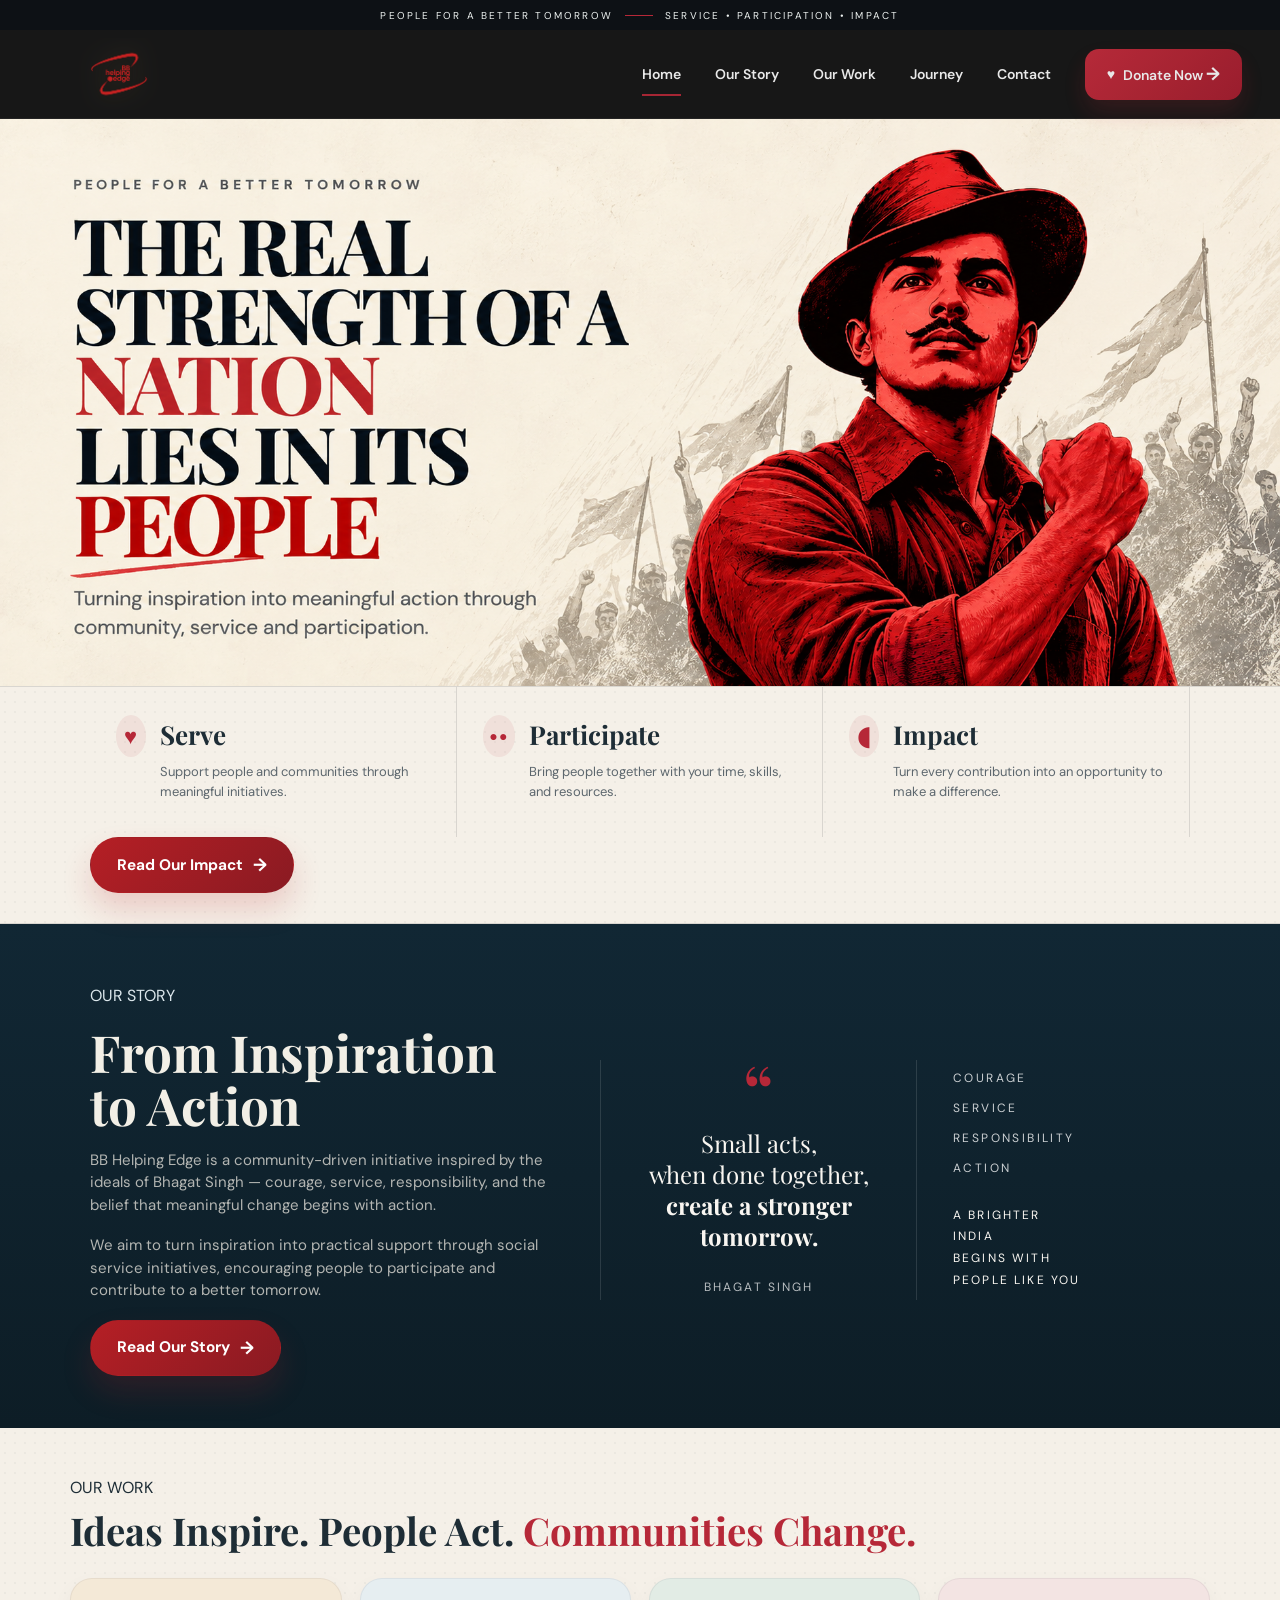
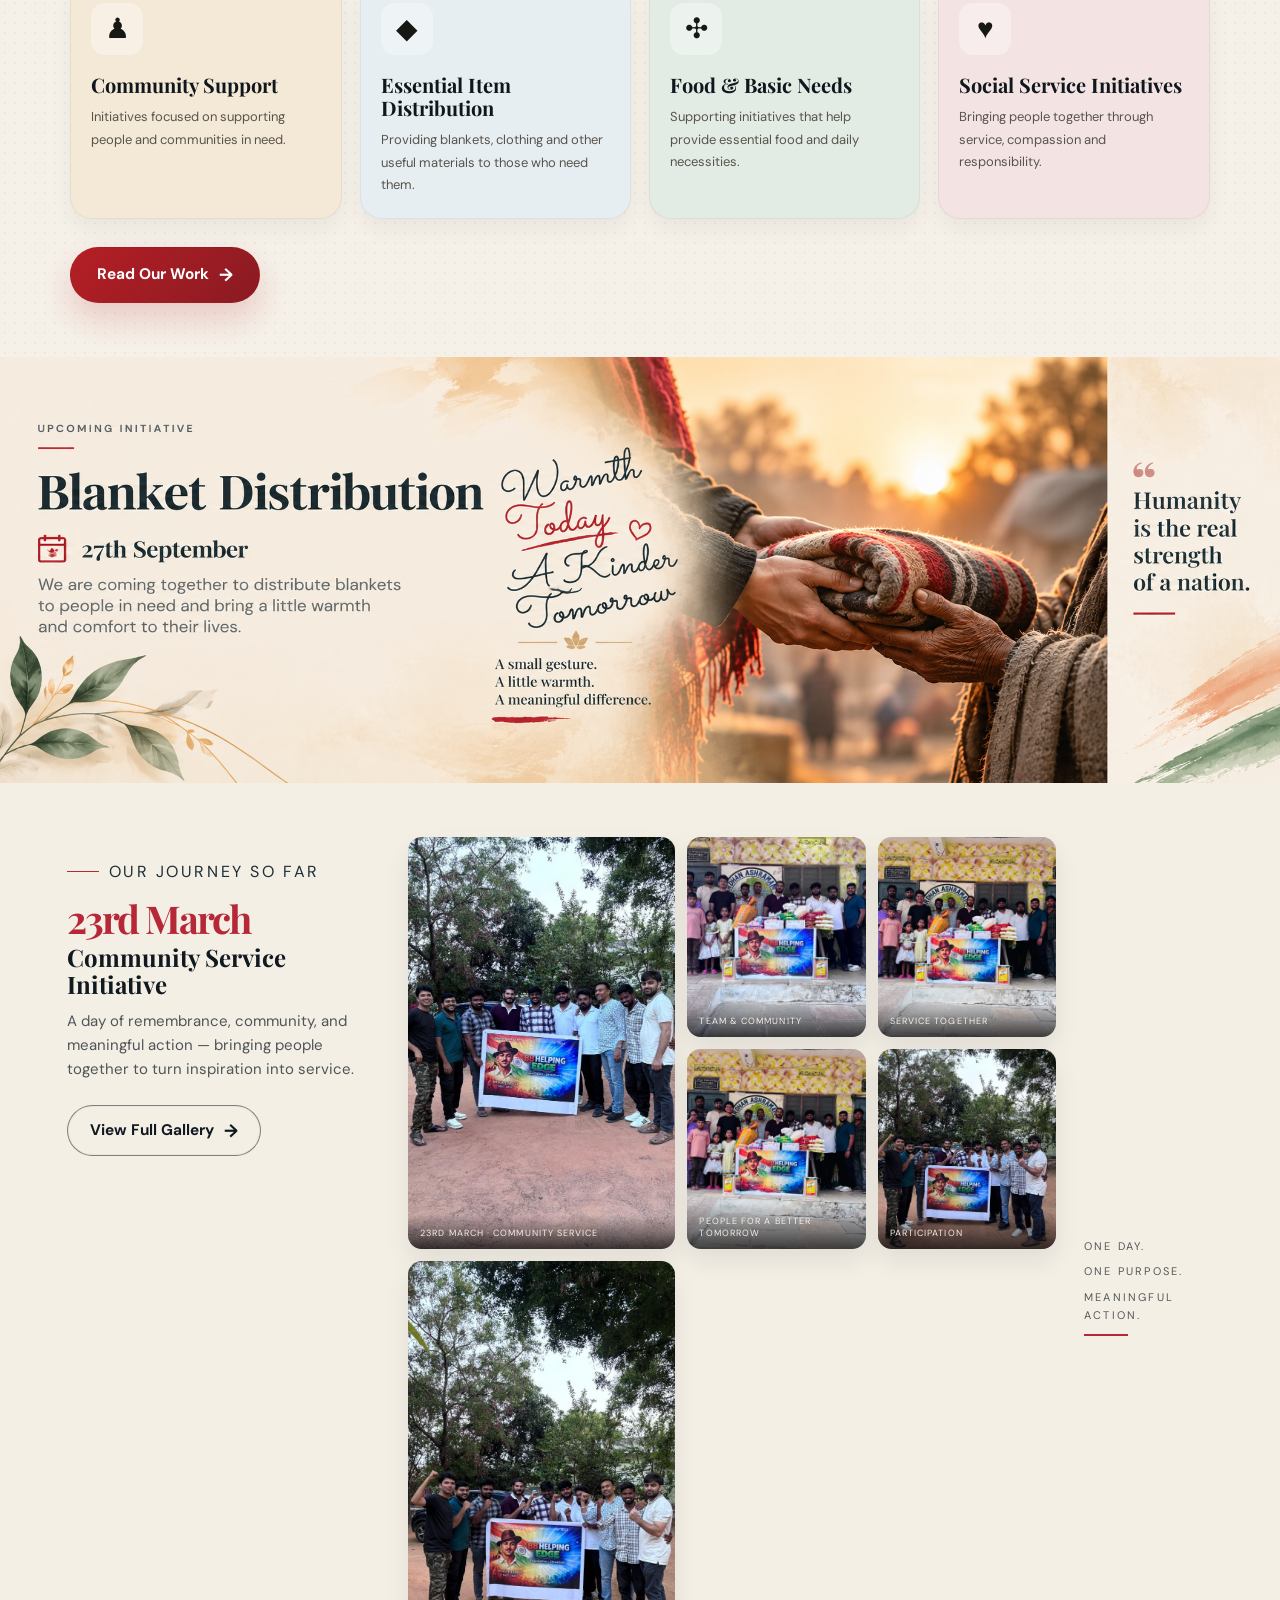
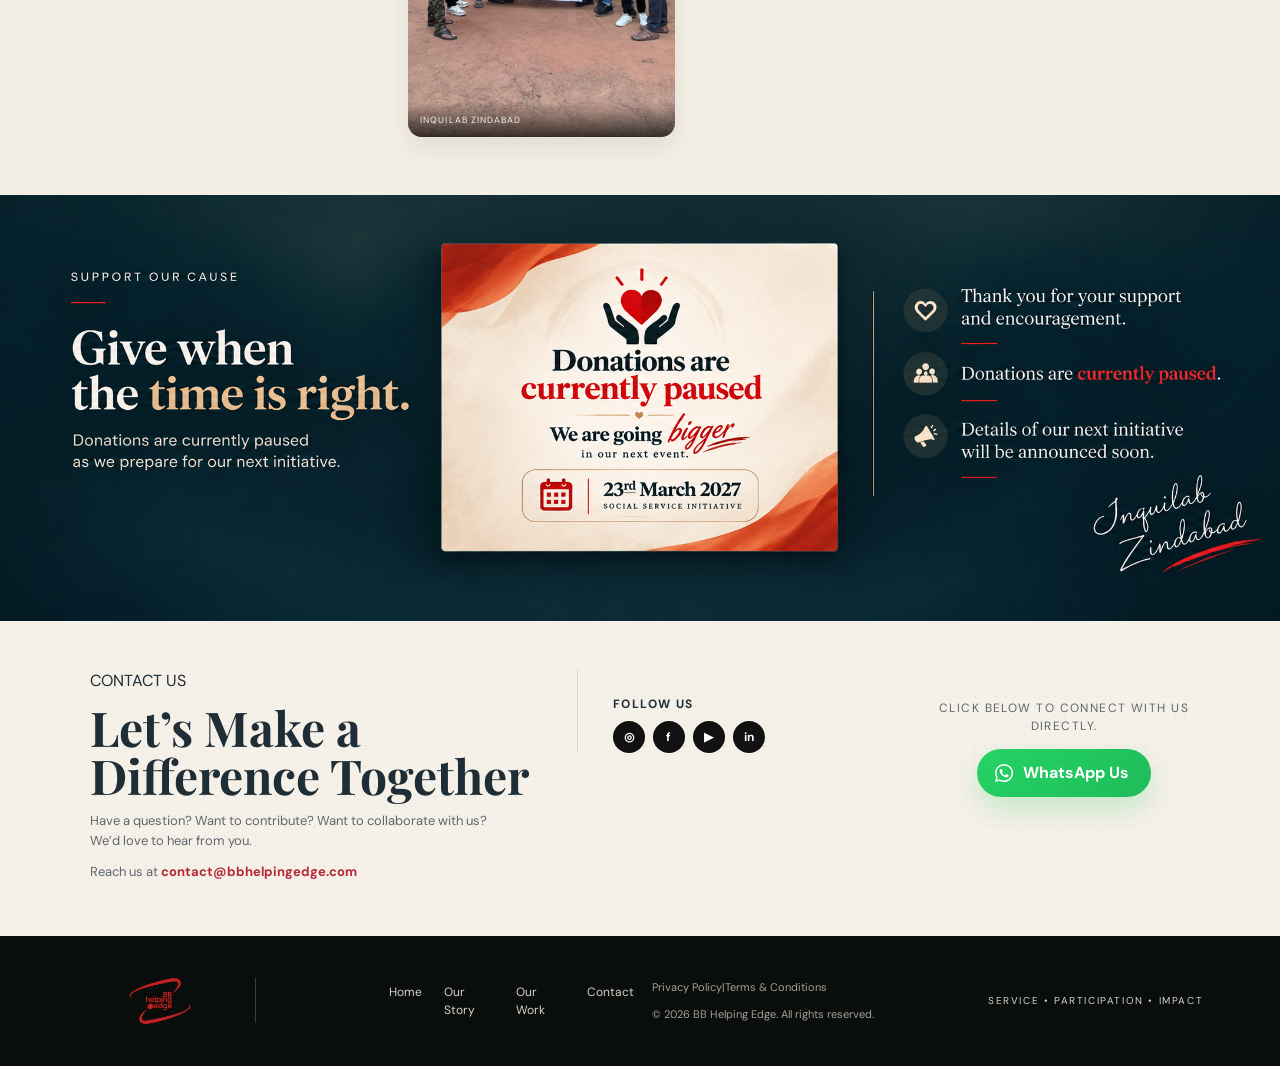
<file: index.html>
<!doctype html>
<html lang="en">
<head>
  <meta charset="utf-8">
  <meta name="viewport" content="width=device-width,initial-scale=1">
  <meta name="description" content="BB Helping Edge — turning inspiration into meaningful community service through participation and action.">
  <meta name="theme-color" content="#0d1210">
  <title>BB Helping Edge | From Inspiration to Action</title>
  <link rel="icon" href="assets/logo.png">
  <link rel="preconnect" href="https://fonts.googleapis.com">
  <link rel="preconnect" href="https://fonts.gstatic.com" crossorigin>
  <link href="https://fonts.googleapis.com/css2?family=DM+Sans:wght@400;500;600;700&family=Playfair+Display:wght@600;700;800&family=Sacramento&display=swap" rel="stylesheet">
  <link rel="stylesheet" href="styles.css">
</head>
<body>
  <div class="announcement">PEOPLE FOR A BETTER TOMORROW <span></span> SERVICE • PARTICIPATION • IMPACT</div>

  <header class="site-header" id="top">
    <div class="nav-shell">
      <a class="brand" href="#home" aria-label="BB Helping Edge home">
        <img src="assets/logo.png" alt="BB Helping Edge logo">
      </a>
      <button class="menu-toggle" aria-label="Open navigation" aria-expanded="false">☰</button>
      <nav class="nav" id="site-nav">
        <a class="active" href="#home">Home</a>
        <a href="#story">Our Story</a>
        <a href="#work">Our Work</a>
        <a href="#journey">Journey</a>
        <a href="#contact">Contact</a>
        <a class="nav-donate" href="#donate">Donate Now <b>→</b></a>
      </nav>
    </div>
  </header>

  <main>
    <section class="hero section-paper" id="home" aria-label="BB Helping Edge hero image">
      <img
        class="hero-artwork"
        src="assets/BBHeroimage.png"
        alt="BB Helping Edge — The real strength of a nation lies in its people."
        loading="eager"
        decoding="async"
        fetchpriority="high"
      >
    </section>

    <section class="pillars section-paper">
      <article><div class="pillar-icon">♥</div><div><h3>Serve</h3><p>Support people and communities through meaningful initiatives.</p></div></article>
      <article><div class="pillar-icon people">●●</div><div><h3>Participate</h3><p>Bring people together with your time, skills, and resources.</p></div></article>
      <article><div class="pillar-icon leaf">◖</div><div><h3>Impact</h3><p>Turn every contribution into an opportunity to make a difference.</p></div></article>
      <div class="section-action"><a class="btn btn-red" href="impact.html">Read Our Impact <span>→</span></a></div>
    </section>

    <section class="story dark-section" id="story">
      <div class="story-copy">
        <div class="eyebrow light">OUR STORY</div>
        <h2>From Inspiration<br>to Action</h2>
        <p>BB Helping Edge is a community-driven initiative inspired by the ideals of Bhagat Singh — courage, service, responsibility, and the belief that meaningful change begins with action.</p>
        <p>We aim to turn inspiration into practical support through social service initiatives, encouraging people to participate and contribute to a better tomorrow.</p>
        <a class="btn btn-red" href="story.html">Read Our Story <span>→</span></a>
      </div>
      <div class="story-middle"><div class="quote-mark">“</div><blockquote>Small acts,<br>when done together,<br><b>create a stronger<br>tomorrow.</b></blockquote><div class="signature">Bhagat Singh</div></div>
      <div class="story-side"><span>COURAGE</span><span>SERVICE</span><span>RESPONSIBILITY</span><span>ACTION</span><div class="book">A BRIGHTER<br>INDIA<br>BEGINS WITH<br>PEOPLE LIKE YOU</div></div>
    </section>

    <section class="work section-paper" id="work">
      <div class="section-heading"><div class="eyebrow">OUR WORK</div><h2>Ideas Inspire. People Act. <em>Communities Change.</em></h2><i></i></div>
      <div class="work-grid">
        <article class="work-card warm"><div class="work-icon">♟</div><h3>Community Support</h3><p>Initiatives focused on supporting people and communities in need.</p></article>
        <article class="work-card blue"><div class="work-icon">◆</div><h3>Essential Item Distribution</h3><p>Providing blankets, clothing and other useful materials to those who need them.</p></article>
        <article class="work-card green"><div class="work-icon">✣</div><h3>Food &amp; Basic Needs</h3><p>Supporting initiatives that help provide essential food and daily necessities.</p></article>
        <article class="work-card rose"><div class="work-icon">♥</div><h3>Social Service Initiatives</h3><p>Bringing people together through service, compassion and responsibility.</p></article>
      </div>
      <div class="section-action"><a class="btn btn-red" href="work.html">Read Our Work <span>→</span></a></div>
    </section>

    <section class="upcoming section-paper">
      <div class="upcoming-visual">
        <img src="assets/upcoming-initiative.png" alt="BB Helping Edge Blanket Distribution initiative">
      </div>
    </section>

    <section class="journey section-paper" id="journey">
      <div class="journey-copy">
        <div class="eyebrow journey-label">OUR JOURNEY SO FAR</div>
        <h2>23rd March</h2>
        <h3>Community Service Initiative</h3>
        <p>A day of remembrance, community, and meaningful action — bringing people together to turn inspiration into service.</p>
        <a class="btn btn-outline red-text" href="#gallery">View Full Gallery <span>→</span></a>
      </div>

      <div class="photo-mosaic" id="gallery">
        <figure class="large photo-card">
          <img src="assets/event-01.jpg" alt="BB Helping Edge team and community during the 23rd March initiative">
          <figcaption>23RD MARCH · COMMUNITY SERVICE</figcaption>
        </figure>
        <figure class="photo-card">
          <img src="assets/event-02.jpg" alt="BB Helping Edge team and community standing together">
          <figcaption>TEAM &amp; COMMUNITY</figcaption>
        </figure>
        <figure class="photo-card">
          <img src="assets/event-03.jpg" alt="BB Helping Edge volunteers supporting the community">
          <figcaption>SERVICE TOGETHER</figcaption>
        </figure>
        <figure class="photo-card">
          <img src="assets/event-04.jpg" alt="BB Helping Edge group photo for people for a better tomorrow">
          <figcaption>PEOPLE FOR A BETTER TOMORROW</figcaption>
        </figure>
        <figure class="photo-card">
          <img src="assets/event-05.jpg" alt="BB Helping Edge volunteers participating in community support work">
          <figcaption>PARTICIPATION</figcaption>
        </figure>
        <figure class="photo-card">
          <img src="assets/event-06.jpg" alt="BB Helping Edge team holding their banner during the initiative">
          <figcaption>INQUILAB ZINDABAD</figcaption>
        </figure>
      </div>

      <div class="journey-note" aria-label="Editorial statement">
        <span>ONE DAY.</span>
        <span>ONE PURPOSE.</span>
        <span>MEANINGFUL ACTION.</span>
        <i></i>
      </div>
    </section>

    <section class="donate dark-section support-visual" id="donate">
      <img src="assets/support-out-cause.png" alt="Support our cause illustration">
    </section>

    <section class="contact section-paper" id="contact">
      <div class="contact-copy"><div class="eyebrow">CONTACT US</div><h2>Let’s Make a<br>Difference Together</h2><p>Have a question? Want to contribute? Want to collaborate with us?<br>We’d love to hear from you.</p><p class="contact-email">Reach us at <a href="mailto:contact@bbhelpingedge.com">contact@bbhelpingedge.com</a></p></div>
      <div class="contact-details"><div class="socials"><b>Follow Us</b><div><a href="#" aria-label="Instagram">◎</a><a href="#" aria-label="Facebook">f</a><a href="#" aria-label="YouTube">▶</a><a href="#" aria-label="LinkedIn">in</a></div></div></div>
      <div class="contact-side-actions">
        <div class="contact-actions">
          <p class="whatsapp-intro">Click below to connect with us directly.</p>
          <a id="whatsappLink" class="whatsapp-btn" href="https://wa.me/919705813391?text=Hello%20BB%20Helping%20Edge%2C%20I%20want%20to%20know%20more%20about%20your%20work." target="_blank" rel="noreferrer" aria-label="Chat on WhatsApp">WhatsApp Us</a>
        </div>
      </div>
    </section>
  </main>

  <footer class="footer">
    <div class="footer-brand"><img src="assets/logo.png" alt="BB Helping Edge"><span></span></div>
    <div class="footer-links"><a href="#home">Home</a><a href="#story">Our Story</a><a href="#work">Our Work</a><a href="#contact">Contact</a></div>
    <div class="legal"><a href="#">Privacy Policy</a><span>|</span><a href="#">Terms &amp; Conditions</a><p>© <span id="year"></span> BB Helping Edge. All rights reserved.</p></div>
    <div class="footer-slogan">Service • Participation • Impact</div>
  </footer>
  <script src="script.js"></script>
</body>
</html>
</file>
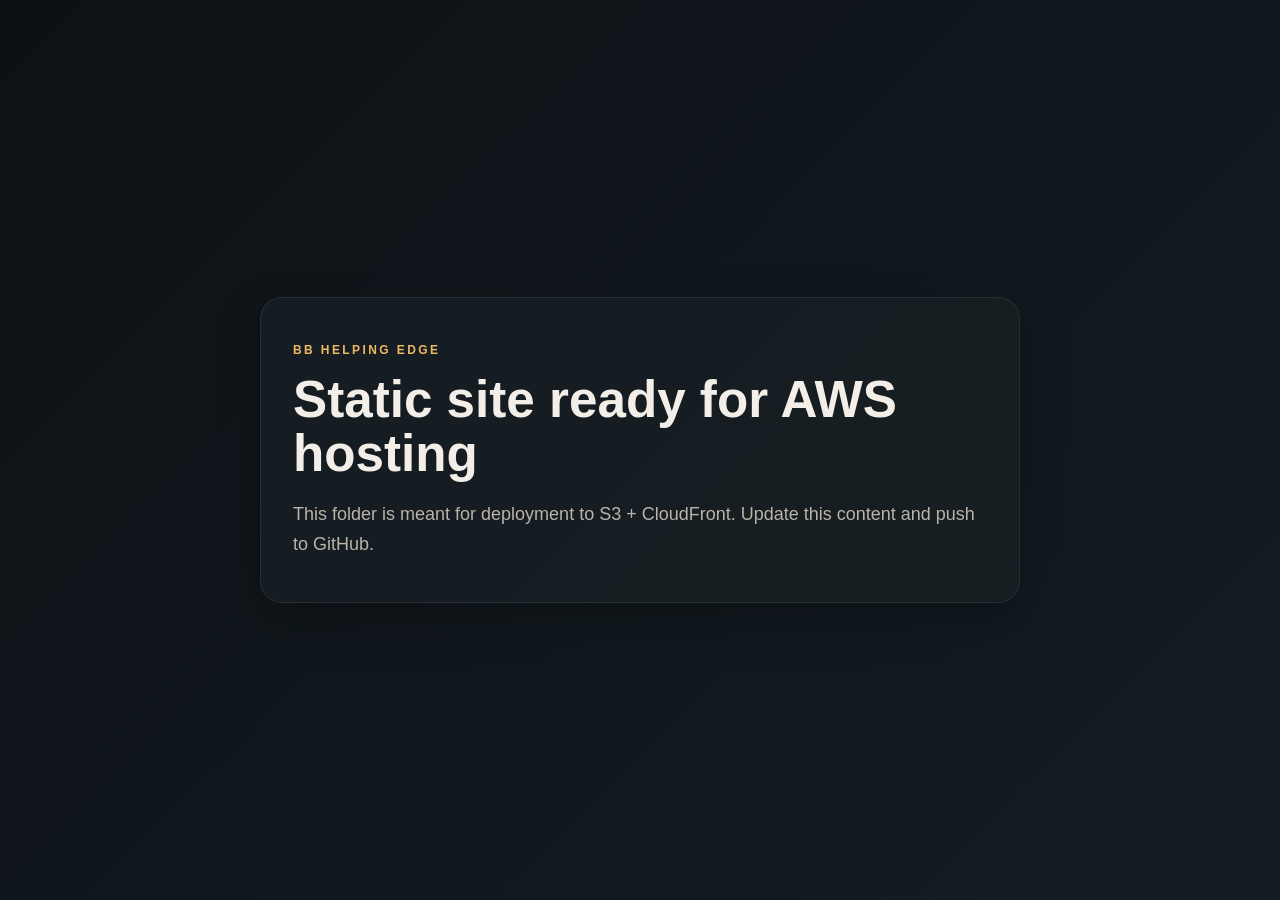
<file: aws-static-site/site/index.html>
<!doctype html>
<html lang="en">
  <head>
    <meta charset="utf-8" />
    <meta name="viewport" content="width=device-width, initial-scale=1" />
    <title>BB Helping Edge</title>
    <meta
      name="description"
      content="BB Helping Edge - a community initiative for service, participation and impact."
    />
    <style>
      :root {
        --bg: #0d1115;
        --panel: #171f24;
        --ink: #f3efe8;
        --muted: #b9b3a9;
        --brand: #c9313c;
        --brand-2: #efb866;
      }

      * { box-sizing: border-box; }
      body {
        margin: 0;
        min-height: 100vh;
        display: grid;
        place-items: center;
        background: linear-gradient(135deg, var(--bg), #131d23 100%);
        color: var(--ink);
        font-family: Arial, sans-serif;
      }

      .card {
        width: min(760px, 90vw);
        background: rgba(23, 31, 36, 0.88);
        border: 1px solid rgba(255,255,255,0.08);
        border-radius: 22px;
        padding: 42px 32px;
        box-shadow: 0 18px 46px rgba(0,0,0,0.25);
      }

      .eyebrow {
        display: inline-block;
        margin-bottom: 16px;
        color: var(--brand-2);
        letter-spacing: 0.2em;
        text-transform: uppercase;
        font-size: 12px;
        font-weight: 700;
      }

      h1 {
        margin: 0 0 18px;
        font-size: clamp(32px, 4vw, 58px);
        line-height: 1.05;
      }

      p {
        margin: 0;
        color: var(--muted);
        font-size: 18px;
        line-height: 1.7;
      }
    </style>
  </head>
  <body>
    <main class="card">
      <div class="eyebrow">BB Helping Edge</div>
      <h1>Static site ready for AWS hosting</h1>
      <p>
        This folder is meant for deployment to S3 + CloudFront. Update this content and push to GitHub.
      </p>
    </main>
  </body>
</html>
</file>
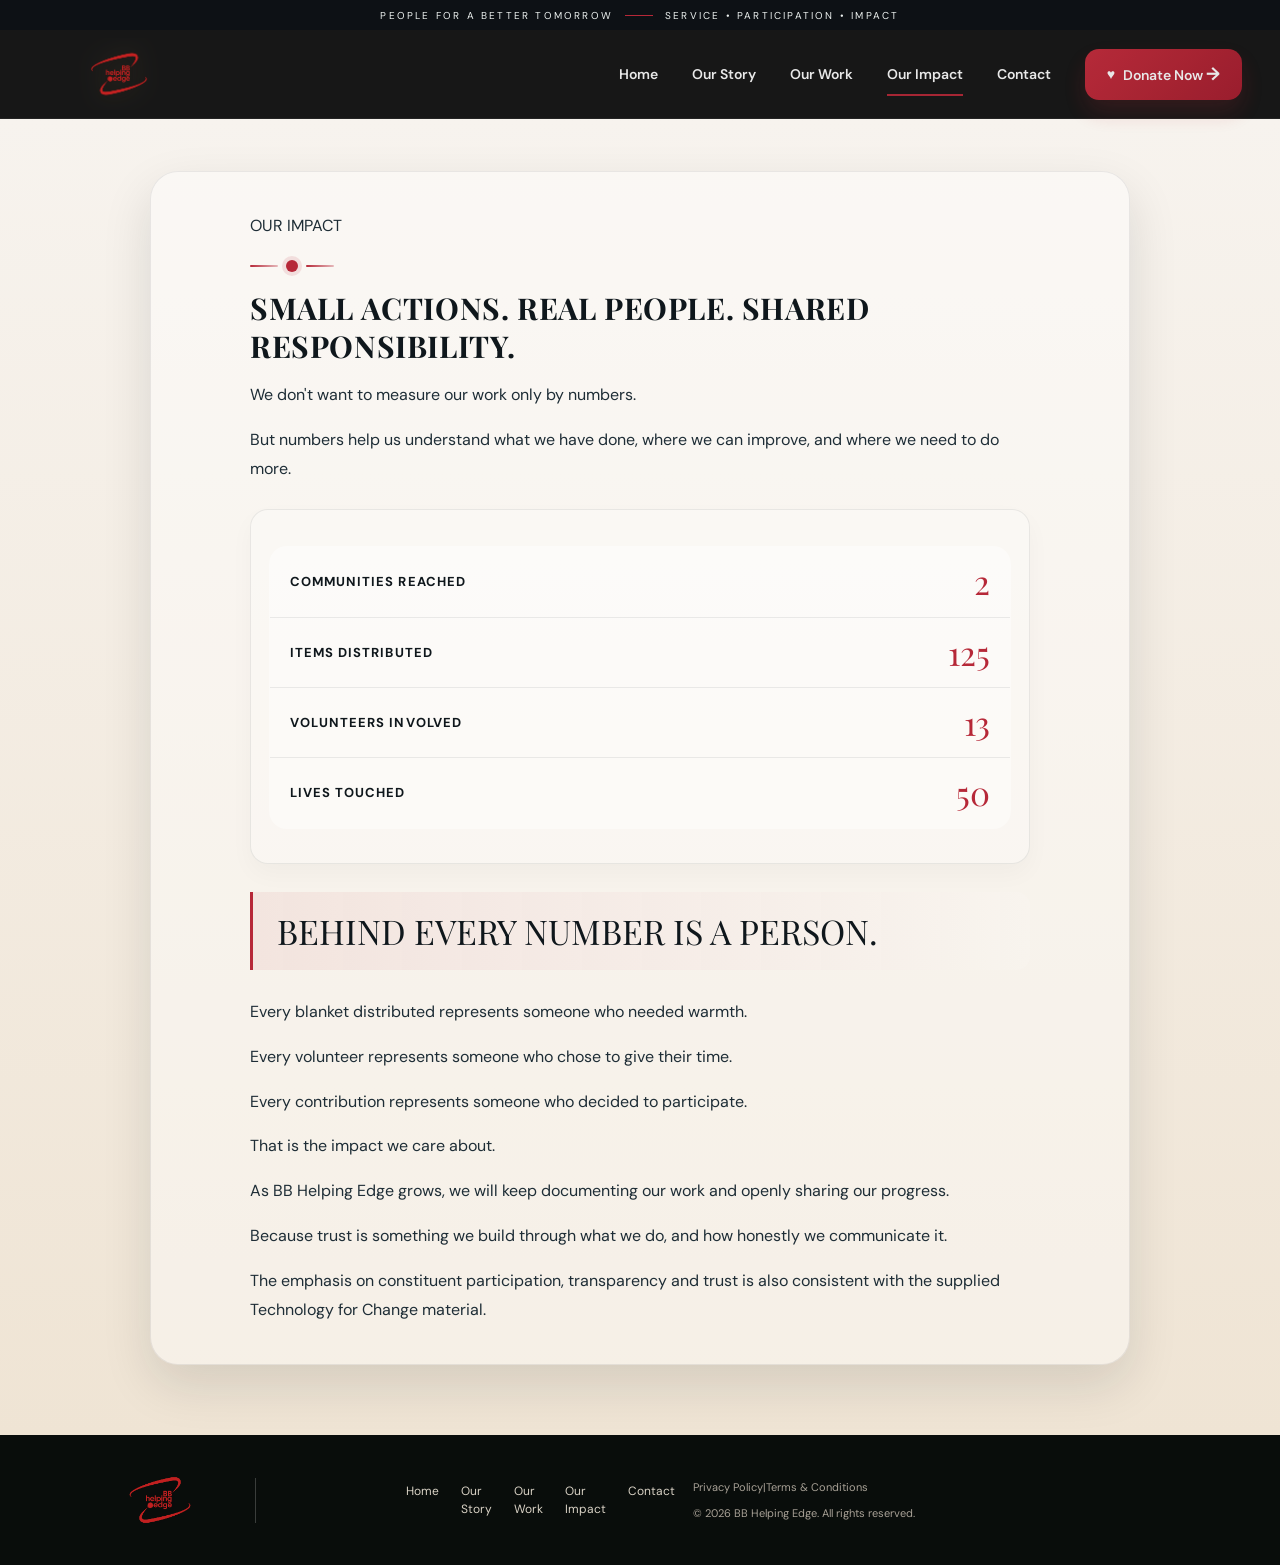
<file: impact.html>
<!doctype html>
<html lang="en">
<head>
  <meta charset="utf-8">
  <meta name="viewport" content="width=device-width,initial-scale=1">
  <meta name="description" content="BB Helping Edge — Our Impact">
  <meta name="theme-color" content="#0d1210">
  <title>BB Helping Edge | Our Impact</title>
  <link rel="icon" href="assets/logo.png">
  <link rel="preconnect" href="https://fonts.googleapis.com">
  <link rel="preconnect" href="https://fonts.gstatic.com" crossorigin>
  <link href="https://fonts.googleapis.com/css2?family=DM+Sans:wght@400;500;600;700&family=Playfair+Display:wght@600;700;800&family=Sacramento&display=swap" rel="stylesheet">
  <link rel="stylesheet" href="styles.css">
</head>
<body>
  <div class="announcement">PEOPLE FOR A BETTER TOMORROW <span></span> SERVICE • PARTICIPATION • IMPACT</div>

  <header class="site-header" id="top">
    <div class="nav-shell">
      <a class="brand" href="index.html#home" aria-label="BB Helping Edge home">
        <img src="assets/logo.png" alt="BB Helping Edge logo">
      </a>
      <button class="menu-toggle" aria-label="Open navigation" aria-expanded="false">☰</button>
      <nav class="nav" id="site-nav">
        <a href="index.html#home">Home</a>
        <a href="story.html">Our Story</a>
        <a href="work.html">Our Work</a>
        <a class="active" href="impact.html">Our Impact</a>
        <a href="index.html#contact">Contact</a>
        <a class="nav-donate" href="index.html#donate">Donate Now <b>→</b></a>
      </nav>
    </div>
  </header>

  <main class="impact-page-shell">
    <article class="impact-page">
      <div class="impact-page-inner">
        <div class="eyebrow">OUR IMPACT <i></i></div>
        <div class="story-ornament" aria-hidden="true"><span></span><span></span><span></span></div>

        <!-- <h1>OUR IMPACT</h1> -->

        <h2>Small Actions. Real People. Shared Responsibility.</h2>
        <p>We don't want to measure our work only by numbers.</p>
        <p>But numbers help us understand what we have done, where we can improve, and where we need to do more.</p>

        <div class="story-callout">
          <table class="impact-table" aria-label="BB Helping Edge impact summary">
            <tbody>
              <tr>
                <th scope="row">Communities Reached</th>
                <td>2</td>
              </tr>
              <tr>
                <th scope="row">Items Distributed</th>
                <td>125</td>
              </tr>
              <tr>
                <th scope="row">Volunteers Involved</th>
                <td>13</td>
              </tr>
              <tr>
                <th scope="row">Lives Touched</th>
                <td>50</td>
              </tr>
            </tbody>
          </table>
        </div>

        <div class="wide-quote">BEHIND EVERY NUMBER IS A PERSON.</div>

        <p>Every blanket distributed represents someone who needed warmth.</p>
        <p>Every volunteer represents someone who chose to give their time.</p>
        <p>Every contribution represents someone who decided to participate.</p>
        <p>That is the impact we care about.</p>
        <p>As BB Helping Edge grows, we will keep documenting our work and openly sharing our progress.</p>
        <p>Because trust is something we build through what we do, and how honestly we communicate it.</p>
        <p>The emphasis on constituent participation, transparency and trust is also consistent with the supplied Technology for Change material.</p>
      </div>
    </article>
  </main>

  <footer class="footer">
    <div class="footer-brand"><img src="assets/logo.png" alt="BB Helping Edge"><span></span></div>
    <div class="footer-links"><a href="index.html#home">Home</a><a href="story.html">Our Story</a><a href="work.html">Our Work</a><a href="impact.html">Our Impact</a><a href="index.html#contact">Contact</a></div>
    <div class="legal"><a href="#">Privacy Policy</a><span>|</span><a href="#">Terms &amp; Conditions</a><p>© <span id="year"></span> BB Helping Edge. All rights reserved.</p></div>
    <div class="footer-slogan"></div>
  </footer>
  <script src="script.js"></script>
</body>
</html>
</file>
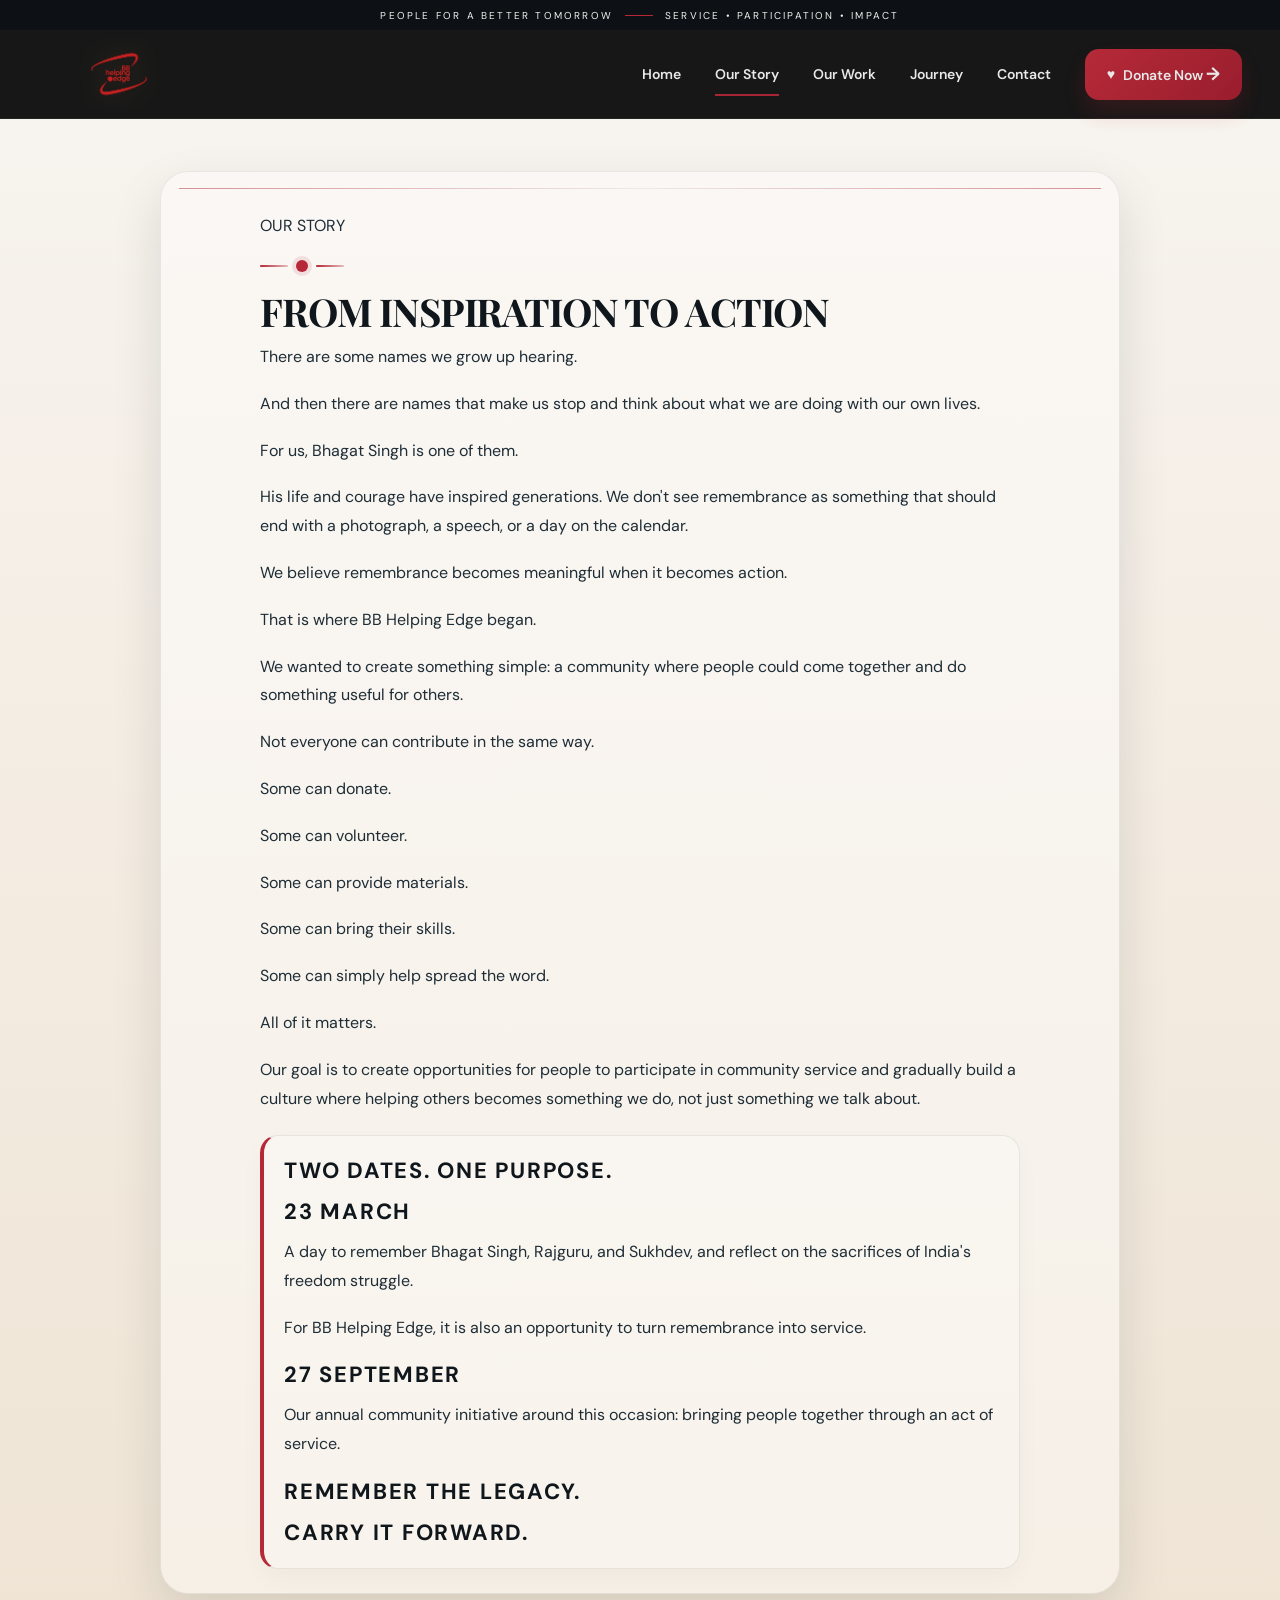
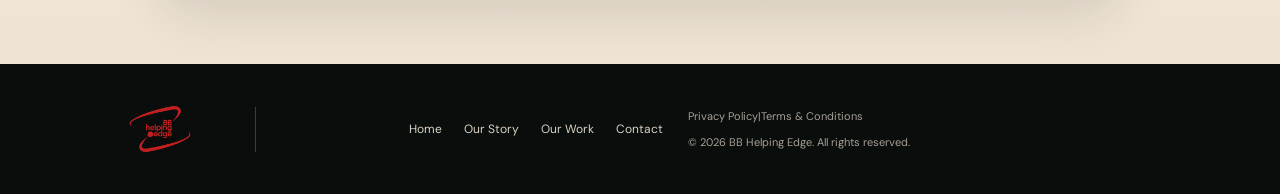
<file: story.html>
<!doctype html>
<html lang="en">
<head>
  <meta charset="utf-8">
  <meta name="viewport" content="width=device-width,initial-scale=1">
  <meta name="description" content="BB Helping Edge — Our Story">
  <meta name="theme-color" content="#0d1210">
  <title>BB Helping Edge | Our Story</title>
  <link rel="icon" href="assets/logo.png">
  <link rel="preconnect" href="https://fonts.googleapis.com">
  <link rel="preconnect" href="https://fonts.gstatic.com" crossorigin>
  <link href="https://fonts.googleapis.com/css2?family=DM+Sans:wght@400;500;600;700&family=Playfair+Display:wght@600;700;800&family=Sacramento&display=swap" rel="stylesheet">
  <link rel="stylesheet" href="styles.css">
</head>
<body>
  <div class="announcement">PEOPLE FOR A BETTER TOMORROW <span></span> SERVICE • PARTICIPATION • IMPACT</div>

  <header class="site-header" id="top">
    <div class="nav-shell">
      <a class="brand" href="index.html#home" aria-label="BB Helping Edge home">
        <img src="assets/logo.png" alt="BB Helping Edge logo">
      </a>
      <button class="menu-toggle" aria-label="Open navigation" aria-expanded="false">☰</button>
      <nav class="nav" id="site-nav">
        <a href="index.html#home">Home</a>
        <a class="active" href="story.html">Our Story</a>
        <a href="index.html#work">Our Work</a>
        <a href="index.html#journey">Journey</a>
        <a href="index.html#contact">Contact</a>
        <a class="nav-donate" href="index.html#donate">Donate Now <b>→</b></a>
      </nav>
    </div>
  </header>

  <main class="story-page-shell">
    <article class="story-page">
      <div class="story-page-inner">
        <div class="eyebrow">OUR STORY <i></i></div>
        <div class="story-ornament" aria-hidden="true"><span></span><span></span><span></span></div>

        <h1>FROM INSPIRATION TO ACTION</h1>
        <p>There are some names we grow up hearing.</p>
        <p>And then there are names that make us stop and think about what we are doing with our own lives.</p>
        <p>For us, Bhagat Singh is one of them.</p>
        <p>His life and courage have inspired generations. We don't see remembrance as something that should end with a photograph, a speech, or a day on the calendar.</p>
        <p>We believe remembrance becomes meaningful when it becomes action.</p>
        <p>That is where BB Helping Edge began.</p>
        <p>We wanted to create something simple: a community where people could come together and do something useful for others.</p>
        <p>Not everyone can contribute in the same way.</p>
        <p>Some can donate.</p>
        <p>Some can volunteer.</p>
        <p>Some can provide materials.</p>
        <p>Some can bring their skills.</p>
        <p>Some can simply help spread the word.</p>
        <p>All of it matters.</p>
        <p>Our goal is to create opportunities for people to participate in community service and gradually build a culture where helping others becomes something we do, not just something we talk about.</p>

        <div class="story-callout">
          <h3>TWO DATES. ONE PURPOSE.</h3>

          <h3>23 MARCH</h3>
          <p>A day to remember Bhagat Singh, Rajguru, and Sukhdev, and reflect on the sacrifices of India's freedom struggle.</p>
          <p>For BB Helping Edge, it is also an opportunity to turn remembrance into service.</p>

          <h3>27 SEPTEMBER</h3>
          <p>Our annual community initiative around this occasion: bringing people together through an act of service.</p>

          <h3>REMEMBER THE LEGACY.</h3>
          <h3>CARRY IT FORWARD.</h3>
        </div>
      </div>
    </article>
  </main>

  <footer class="footer">
    <div class="footer-brand"><img src="assets/logo.png" alt="BB Helping Edge"><span></span></div>
    <div class="footer-links"><a href="index.html#home">Home</a><a href="story.html">Our Story</a><a href="index.html#work">Our Work</a><a href="index.html#contact">Contact</a></div>
    <div class="legal"><a href="#">Privacy Policy</a><span>|</span><a href="#">Terms &amp; Conditions</a><p>© <span id="year"></span> BB Helping Edge. All rights reserved.</p></div>
    <div class="footer-slogan"></div>
  </footer>
  <script src="script.js"></script>
</body>
</html>
</file>
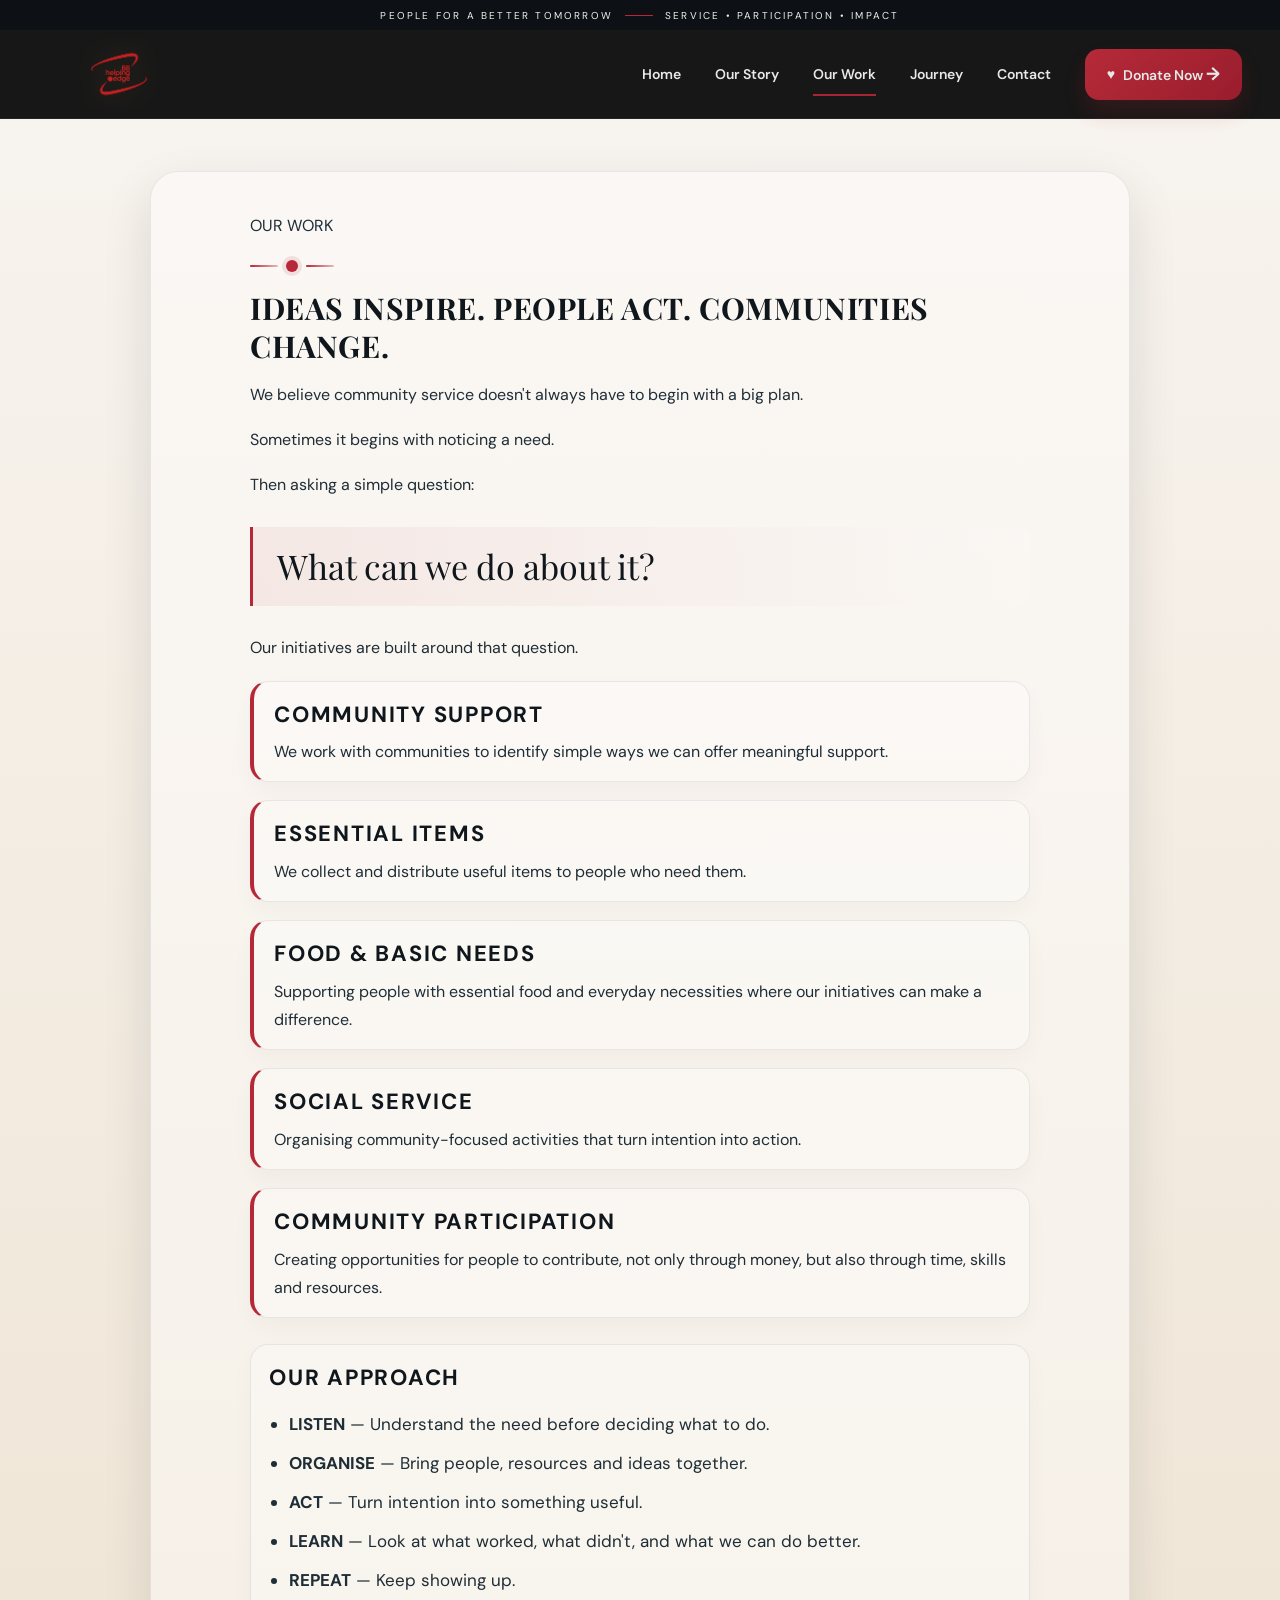
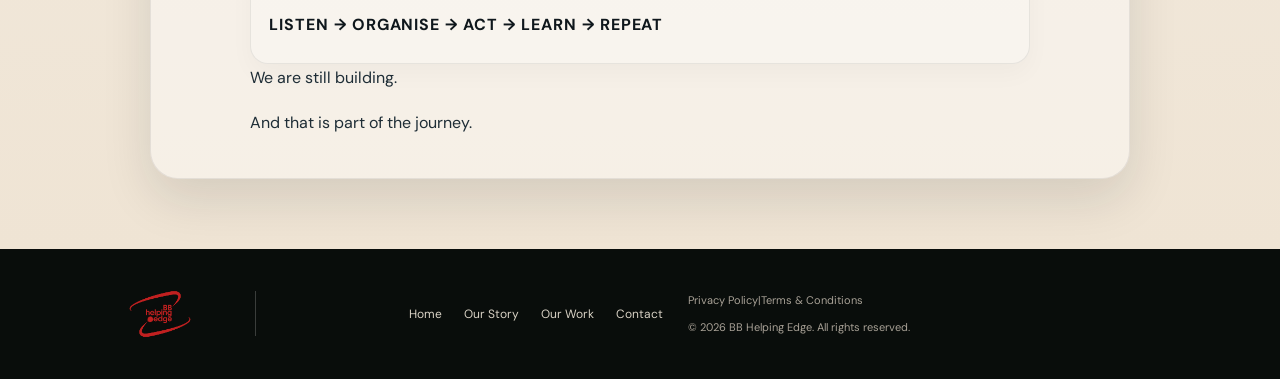
<file: work.html>
<!doctype html>
<html lang="en">
<head>
  <meta charset="utf-8">
  <meta name="viewport" content="width=device-width,initial-scale=1">
  <meta name="description" content="BB Helping Edge — Our Work">
  <meta name="theme-color" content="#0d1210">
  <title>BB Helping Edge | Our Work</title>
  <link rel="icon" href="assets/logo.png">
  <link rel="preconnect" href="https://fonts.googleapis.com">
  <link rel="preconnect" href="https://fonts.gstatic.com" crossorigin>
  <link href="https://fonts.googleapis.com/css2?family=DM+Sans:wght@400;500;600;700&family=Playfair+Display:wght@600;700;800&family=Sacramento&display=swap" rel="stylesheet">
  <link rel="stylesheet" href="styles.css">
</head>
<body>
  <div class="announcement">PEOPLE FOR A BETTER TOMORROW <span></span> SERVICE • PARTICIPATION • IMPACT</div>

  <header class="site-header" id="top">
    <div class="nav-shell">
      <a class="brand" href="index.html#home" aria-label="BB Helping Edge home">
        <img src="assets/logo.png" alt="BB Helping Edge logo">
      </a>
      <button class="menu-toggle" aria-label="Open navigation" aria-expanded="false">☰</button>
      <nav class="nav" id="site-nav">
        <a href="index.html#home">Home</a>
        <a href="story.html">Our Story</a>
        <a class="active" href="work.html">Our Work</a>
        <a href="index.html#journey">Journey</a>
        <a href="index.html#contact">Contact</a>
        <a class="nav-donate" href="index.html#donate">Donate Now <b>→</b></a>
      </nav>
    </div>
  </header>

  <main class="work-page-shell">
    <article class="work-page">
      <div class="work-page-inner">
        <div class="eyebrow">OUR WORK <i></i></div>
        <div class="story-ornament" aria-hidden="true"><span></span><span></span><span></span></div>

        <!-- <h1>OUR WORK</h1> -->

        <h2>Ideas Inspire. People Act. Communities Change.</h2>
        <p>We believe community service doesn't always have to begin with a big plan.</p>
        <p>Sometimes it begins with noticing a need.</p>
        <p>Then asking a simple question:</p>

        <div class="wide-quote">What can we do about it?</div>

        <p>Our initiatives are built around that question.</p>

        <div class="work-entry">
          <h3>COMMUNITY SUPPORT</h3>
          <p>We work with communities to identify simple ways we can offer meaningful support.</p>
        </div>

        <div class="work-entry">
          <h3>ESSENTIAL ITEMS</h3>
          <p>We collect and distribute useful items to people who need them.</p>
        </div>

        <div class="work-entry">
          <h3>FOOD &amp; BASIC NEEDS</h3>
          <p>Supporting people with essential food and everyday necessities where our initiatives can make a difference.</p>
        </div>

        <div class="work-entry">
          <h3>SOCIAL SERVICE</h3>
          <p>Organising community-focused activities that turn intention into action.</p>
        </div>

        <div class="work-entry">
          <h3>COMMUNITY PARTICIPATION</h3>
          <p>Creating opportunities for people to contribute, not only through money, but also through time, skills and resources.</p>
        </div>

        <div class="story-callout">
          <h3>OUR APPROACH</h3>

          <ul class="approach-list">
            <li><strong>LISTEN</strong> — Understand the need before deciding what to do.</li>
            <li><strong>ORGANISE</strong> — Bring people, resources and ideas together.</li>
            <li><strong>ACT</strong> — Turn intention into something useful.</li>
            <li><strong>LEARN</strong> — Look at what worked, what didn't, and what we can do better.</li>
            <li><strong>REPEAT</strong> — Keep showing up.</li>
          </ul>

          <p class="flow">LISTEN → ORGANISE → ACT → LEARN → REPEAT</p>
        </div>

        <p>We are still building.</p>
        <p>And that is part of the journey.</p>
      </div>
    </article>
  </main>

  <footer class="footer">
    <div class="footer-brand"><img src="assets/logo.png" alt="BB Helping Edge"><span></span></div>
    <div class="footer-links"><a href="index.html#home">Home</a><a href="story.html">Our Story</a><a href="work.html">Our Work</a><a href="index.html#contact">Contact</a></div>
    <div class="legal"><a href="#">Privacy Policy</a><span>|</span><a href="#">Terms &amp; Conditions</a><p>© <span id="year"></span> BB Helping Edge. All rights reserved.</p></div>
    <div class="footer-slogan"></div>
  </footer>
  <script src="script.js"></script>
</body>
</html>
</file>
<file: styles.css>
:root {
  --ink: #0f171c;
  --paper: #f5f0e8;
  --paper-2: #efe5d4;
  --panel: #fffdf9;
  --red: #b62838;
  --red-dark: #7a1826;
  --navy: #111b21;
  --navy-soft: #1d2f3d;
  --text: #1e2d36;
  --muted: #5d676e;
  --line: rgba(17, 27, 34, 0.12);
  --shadow: 0 20px 50px rgba(18, 21, 24, 0.12);
}

* { box-sizing: border-box; }
html {
  scroll-behavior: smooth;
  scroll-padding-top: 96px;
}
body {
  margin: 0;
  background: linear-gradient(180deg, #f7f3ee 0%, #efe4d4 100%);
  color: var(--text);
  font-family: "DM Sans", Arial, sans-serif;
  line-height: 1.5;
  -webkit-font-smoothing: antialiased;
}
main section[id] {
  scroll-margin-top: 110px;
}
html {
  scroll-padding-top: 96px;
}
a { color: inherit; text-decoration: none; }
img { display: block; max-width: 100%; }
button, input, textarea { font: inherit; }

.announcement {
  height: 30px;
  background: #0d1115;
  color: #edf2f0;
  font-size: 10px;
  letter-spacing: 0.22em;
  text-transform: uppercase;
  display: flex;
  align-items: center;
  justify-content: center;
  gap: 12px;
}
.announcement span {
  width: 28px;
  height: 1px;
  background: var(--red);
  display: inline-block;
}

.site-header {
  position: sticky;
  top: 0;
  z-index: 50;
  background: rgba(16, 16, 16, 0.97);
  color: #fff;
  border-bottom: 1px solid rgba(255,255,255,0.06);
}
.nav-shell {
  position: relative;
  max-width: 1260px;
  margin: 0 auto;
  min-height: 78px;
  padding: 8px 28px;
  display: flex;
  align-items: center;
  justify-content: space-between;
}
.brand {
  position: relative;
  display: inline-flex;
  align-items: center;
  justify-content: center;
  padding: 4px 8px;
  border-radius: 12px;
  overflow: hidden;
}
.brand::after,
.footer-brand::after {
  content: "";
  position: absolute;
  inset: 0;
  background: linear-gradient(120deg, transparent 0%, rgba(255,255,255,0.28) 45%, transparent 60%);
  transform: translateX(-130%);
  transition: transform 0.8s ease;
  pointer-events: none;
}
.brand:hover::after,
.footer-brand:hover::after {
  transform: translateX(130%);
}
.brand img {
  width: 145px;
  height: 64px;
  object-fit: contain;
  display: block;
  filter: drop-shadow(0 0 12px rgba(203, 160, 88, 0.22)) drop-shadow(0 4px 10px rgba(0,0,0,0.18)) brightness(1.04) saturate(1.08);
  transition: transform 0.28s ease, filter 0.28s ease;
}
.brand:hover img,
.footer-brand:hover img {
  transform: scale(1.02);
  filter: drop-shadow(0 0 14px rgba(203, 160, 88, 0.26)) drop-shadow(0 6px 14px rgba(0,0,0,0.22)) brightness(1.12) saturate(1.12);
}
.nav {
  display: flex;
  align-items: center;
  gap: 34px;
  font-size: 14px;
  font-weight: 600;
}
.nav a {
  position: relative;
  padding: 8px 0;
  opacity: 0.9;
  color: #fff;
}
.nav a:not(.nav-donate)::after {
  content: "";
  position: absolute;
  left: 0;
  right: 0;
  bottom: -3px;
  height: 2px;
  background: var(--red);
  transform: scaleX(0);
  transform-origin: left;
  transition: transform 0.25s ease;
}
.nav a:hover::after,
.nav a.active::after {
  transform: scaleX(1);
}
.nav a:hover {
  opacity: 1;
}
.nav-donate {
  background: linear-gradient(135deg, #c82d3d, #a81f30);
  color: #fff;
  padding: 12px 22px !important;
  border-radius: 14px;
  box-shadow: 0 12px 24px rgba(184, 45, 57, 0.2);
}
.nav-donate::before {
  content: "♥";
  display: inline-block;
  margin-right: 8px;
  font-size: 14px;
  transform: translateY(-1px);
}
.nav-donate b {
  margin-left: 0;
  font-size: 18px;
}
.menu-toggle {
  display: none;
  background: none;
  border: none;
  color: #fff;
  font-size: 28px;
}

.hero {
  position: relative;
  width: 100%;
  background: #f5f0e8;
  background-image: none;
  overflow: hidden;
  line-height: 0;
}
.hero::before,
.hero::after {
  content: none;
  background: none;
}

.hero-artwork,
.hero img {
  display: block;
  width: 100%;
  height: auto;
  max-width: 100%;
  object-fit: contain;
  object-position: center top;
  opacity: 1;
  filter: none;
  mix-blend-mode: normal;
  box-shadow: none;
}

.hero.section-paper {
  background: #f5f0e8;
  background-image: none;
}

.btn {
  display: inline-flex;
  align-items: center;
  justify-content: center;
  min-height: 56px;
  padding: 15px 26px;
  border-radius: 999px;
  border: 1px solid transparent;
  font-size: 0.96rem;
  font-weight: 700;
  transition: transform 0.22s ease, box-shadow 0.22s ease, background 0.22s ease, color 0.22s ease, border-color 0.22s ease;
}
.btn span {
  display: inline-block;
  margin-left: 10px;
  font-size: 18px;
  line-height: 1;
}
.btn-red {
  background: linear-gradient(135deg, #b51f25, #8a1a22);
  color: #fff;
  box-shadow: 0 16px 30px rgba(181, 31, 37, 0.18);
}
.btn-red:hover,
.btn-red:focus-visible {
  transform: translateY(-2px);
  box-shadow: 0 18px 34px rgba(181, 31, 37, 0.24);
}
.btn-outline {
  background: rgba(244, 239, 229, 0.8);
  color: #101820;
  border-color: rgba(16, 24, 32, 0.52);
  box-shadow: inset 0 0 0 1px rgba(16, 24, 32, 0.04);
}
.btn-outline:hover,
.btn-outline:focus-visible {
  background: #101820;
  color: #f4efe5;
  border-color: #101820;
  transform: translateY(-2px);
}

@media (max-width: 768px) {
  .hero {
    background: #f5f0e8;
  }

  .hero-artwork {
    object-position: center top;
    max-height: 82vh;
  }
}

@media (max-width: 480px) {
  .hero {
    background: #f5f0e8;
  }

  .hero-artwork {
    object-position: center top;
    max-height: 72vh;
  }
}

.hero-portrait {
  position: relative;
  z-index: 1;
  width: 100%;
  max-width: 100%;
  height: min(72vw, 720px);
  display: block;
  overflow: hidden;
  background: transparent;
  border-radius: 0;
  box-shadow: none;
}
.hero-portrait::before {
  content: none;
  background: none;
}
.hero-portrait img {
  position: relative;
  display: block;
  width: 100%;
  height: 100%;
  object-fit: cover;
  object-position: center center;
  transform: none;
  filter: none;
  opacity: 1;
  mix-blend-mode: normal;
}
.hero-portrait-copy {
  position: absolute;
  left: 5%;
  bottom: 7%;
  z-index: 2;
  display: grid;
  gap: 2px;
  max-width: 72%;
  font-family: "Playfair Display", Georgia, serif;
  line-height: 0.82;
  letter-spacing: -0.07em;
  color: #f4efe5;
  text-shadow: 0 10px 28px rgba(0, 0, 0, 0.25);
}
.hero-portrait-line {
  display: block;
  font-size: clamp(30px, 3vw, 62px);
  font-weight: 700;
}
.hero-portrait-line.highlight {
  color: #ffb0b7;
}

@media (prefers-reduced-motion: reduce) {
  .hero-copy > * {
    animation: none;
    opacity: 1;
    transform: none;
  }
  .btn,
  .btn-red,
  .btn-outline {
    transition: none;
  }
}

.pillars {
  display: grid;
  grid-template-columns: repeat(3, 1fr);
  background: #f7f3ee;
  border-top: 1px solid var(--line);
  border-bottom: 1px solid var(--line);
  padding: 0 7%;
}
.pillars .section-action {
  grid-column: 1 / -1;
  padding: 0 0 30px;
  margin-top: 0;
}
.pillars article {
  display: flex;
  align-items: flex-start;
  gap: 14px;
  min-height: 150px;
  padding: 28px 26px;
  border-right: 1px solid var(--line);
}
.pillars article:last-child {
  border-right: none;
}
.pillar-icon {
  width: 42px;
  height: 42px;
  display: grid;
  place-items: center;
  border-radius: 50%;
  background: rgba(182, 40, 56, 0.08);
  color: var(--red);
  font-size: 22px;
  font-weight: 700;
}
.pillar-icon.people {
  font-size: 14px;
  letter-spacing: 0.08em;
}
.pillar-icon.leaf {
  font-size: 26px;
}
.pillars h3 {
  margin: 0 0 8px;
  font-family: "Playfair Display", Georgia, serif;
  font-size: 26px;
}
.pillars p {
  margin: 0;
  font-size: 13px;
  color: var(--muted);
}

.dark-section {
  background: linear-gradient(180deg, #112734 0%, #0d1d26 100%);
  color: #f2efe6;
  overflow: hidden;
}
.story {
  display: grid;
  grid-template-columns: 1.2fr 0.8fr 0.6fr;
  gap: 36px;
  align-items: center;
  padding: 60px 7% 52px;
}
.story-copy {
  max-width: 540px;
}
.story-copy .eyebrow {
  color: #dce7ec;
}
.story-copy h2 {
  margin: 18px 0 18px;
  font-family: "Playfair Display", Georgia, serif;
  font-size: clamp(34px, 4vw, 54px);
  line-height: 1.02;
}
.story-copy p {
  margin: 0 0 18px;
  color: rgba(242, 239, 230, 0.72);
  font-size: 15px;
}
.story-middle {
  border-left: 1px solid rgba(255,255,255,0.12);
  border-right: 1px solid rgba(255,255,255,0.12);
  padding: 0 26px;
  min-height: 240px;
  display: grid;
  place-items: center;
  text-align: center;
}
.quote-mark {
  font-family: "Playfair Display", Georgia, serif;
  font-size: 78px;
  color: var(--red);
  line-height: 0.7;
}
.story-middle blockquote {
  margin: 0;
  font-family: "Playfair Display", Georgia, serif;
  font-size: 24px;
  line-height: 1.3;
  color: #f9f6f1;
}
.story-middle .signature {
  margin-top: 16px;
  font-size: 12px;
  letter-spacing: 0.18em;
  text-transform: uppercase;
  color: rgba(255,255,255,0.7);
}
.story-side {
  display: grid;
  gap: 12px;
  text-align: left;
}
.story-side span {
  display: block;
  font-size: 12px;
  letter-spacing: 0.2em;
  text-transform: uppercase;
  color: rgba(255,255,255,0.78);
}
.story-side .book {
  margin-top: 16px;
  font-size: 12px;
  line-height: 1.8;
  letter-spacing: 0.18em;
  text-transform: uppercase;
  color: #f9f6f1;
}

.section-paper {
  position: relative;
  background: var(--paper);
  background-image: radial-gradient(rgba(17,27,34,.04) 0.8px, transparent 0.8px);
  background-size: 10px 10px;
}
.work {
  padding: 48px 5.5% 54px;
}
.section-heading {
  display: flex;
  flex-direction: column;
  align-items: flex-start;
  gap: 10px;
  margin-bottom: 12px;
}
.section-heading h2 {
  margin: 0;
  font-family: "Playfair Display", Georgia, serif;
  font-size: clamp(28px, 3vw, 44px);
  line-height: 1.06;
}
.section-heading h2 em {
  color: var(--red);
  font-style: normal;
}
.section-heading > i {
  display: none;
}
.work-grid {
  display: grid;
  grid-template-columns: repeat(4, minmax(0, 1fr));
  gap: 18px;
  margin-top: 28px;
}
.work-card {
  min-height: 210px;
  display: flex;
  flex-direction: column;
  justify-content: flex-start;
  border-radius: 22px;
  border: 1px solid rgba(17,27,34,0.06);
  box-shadow: 0 10px 22px rgba(19,18,15,0.05);
  padding: 24px 20px 22px;
  text-align: left;
  transition: transform 0.2s ease, box-shadow 0.2s ease;
}
.work-card:hover {
  transform: translateY(-4px);
  box-shadow: 0 14px 28px rgba(19,18,15,0.08);
}
.work-card.warm { background: #f4e9d7; }
.work-card.blue { background: #e6eef1; }
.work-card.green { background: #e2ece5; }
.work-card.rose { background: #f3e4e3; }
.work-icon {
  width: 52px;
  height: 52px;
  display: inline-flex;
  align-items: center;
  justify-content: center;
  margin-bottom: 18px;
  border-radius: 14px;
  background: rgba(255,255,255,0.32);
  font-size: 28px;
  color: #161814;
}
.work-card h3 {
  margin: 0 0 10px;
  font-family: "Playfair Display", Georgia, serif;
  font-size: 20px;
  line-height: 1.15;
  color: var(--ink);
}
.work-card p {
  margin: 0;
  font-size: 13px;
  line-height: 1.7;
  color: #59544b;
}
.upcoming {
  width: 100%;
  padding: 0;
  overflow: hidden;
  background: linear-gradient(180deg, #f4eee5 0%, #e9dfd0 100%);
}
.upcoming-visual {
  width: 100%;
  max-width: 1280px;
  margin: 0 auto;
  padding: 0;
}
.upcoming-visual img {
  display: block;
  width: 100%;
  height: auto;
  max-height: 460px;
  object-fit: cover;
  object-position: center;
  background: #efe6da;
  margin: 0;
}

.upcoming-copy {
  padding: 40px 0 40px 7%;
}
.upcoming-copy h2 {
  margin: 6px 0 10px;
  font-family: "Playfair Display", Georgia, serif;
  font-size: clamp(32px, 4vw, 50px);
}
.date {
  font-size: 22px;
  font-weight: 700;
  font-family: "Playfair Display", Georgia, serif;
}
.upcoming-copy p {
  max-width: 420px;
  margin: 12px 0 22px;
  font-size: 14px;
  color: var(--muted);
}

.journey {
  display: grid;
  grid-template-columns: 0.92fr 1.9fr 0.38fr;
  gap: 28px;
  align-items: center;
  padding: 54px 5.2% 58px;
  background: #f4efe5;
}
.journey-copy {
  align-self: start;
  padding-top: 18px;
}
.journey-label {
  display: inline-flex;
  align-items: center;
  gap: 10px;
  letter-spacing: 0.16em;
}
.journey-label::before {
  content: "";
  width: 32px;
  height: 1px;
  background: var(--red);
  display: inline-block;
}
.journey-copy h2 {
  margin: 16px 0 8px;
  color: var(--red);
  font-family: "Playfair Display", Georgia, serif;
  font-size: clamp(38px, 3vw, 58px);
  font-weight: 700;
  line-height: 0.95;
  letter-spacing: -0.05em;
}
.journey-copy h3 {
  margin: 0 0 12px;
  color: #101820;
  font-family: "Playfair Display", Georgia, serif;
  font-size: clamp(24px, 1.8vw, 32px);
  line-height: 1.1;
}
.journey-copy p {
  margin: 0 0 24px;
  max-width: 420px;
  font-size: 15px;
  line-height: 1.6;
  color: #4f5458;
}
.journey-copy .btn {
  min-height: 50px;
  padding: 13px 22px;
}
.photo-mosaic {
  display: grid;
  grid-template-columns: 1.2fr 0.8fr 0.8fr;
  grid-template-rows: 200px 200px;
  gap: 12px;
}
.photo-card {
  position: relative;
  margin: 0;
  overflow: hidden;
  border-radius: 14px;
  background: #d5cec2;
  box-shadow: 0 12px 24px rgba(16, 24, 32, 0.08);
  transition: transform 0.3s ease;
}
.photo-card:hover,
.photo-card:focus-within {
  transform: translateY(-2px) scale(1.015);
}
.photo-card.large {
  grid-row: span 2;
}
.photo-card img {
  width: 100%;
  height: 100%;
  object-fit: cover;
  display: block;
}
.photo-card figcaption {
  position: absolute;
  left: 0;
  right: 0;
  bottom: 0;
  padding: 12px 12px 10px;
  background: linear-gradient(180deg, rgba(0,0,0,0) 0%, rgba(0,0,0,0.72) 100%);
  color: #f4efe5;
  font-size: 9px;
  line-height: 1.35;
  letter-spacing: 0.12em;
  text-transform: uppercase;
}
.journey-note {
  display: flex;
  flex-direction: column;
  align-items: flex-start;
  gap: 8px;
  font-size: 11px;
  line-height: 1.6;
  letter-spacing: 0.2em;
  text-transform: uppercase;
  color: #55595a;
  padding-right: 8px;
}
.journey-note span {
  display: block;
}
.journey-note i {
  display: block;
  width: 44px;
  height: 2px;
  background: var(--red);
  margin-top: 2px;
}

@media (prefers-reduced-motion: reduce) {
  .photo-card {
    transition: none;
  }
}

.donate {
  width: 100vw;
  margin-left: calc(50% - 50vw);
  padding: 0;
  overflow: hidden;
  background: linear-gradient(180deg, #112734 0%, #0d1d26 100%);
}
.support-visual {
  width: 100%;
  background: #112734;
  margin: 0;
  padding: 0;
}
.support-visual img {
  display: block;
  width: 100%;
  height: auto;
  object-fit: cover;
  object-position: center;
  margin: 0;
}

.contact {
  display: grid;
  grid-template-columns: 1.05fr 0.75fr 0.6fr;
  gap: 45px;
  padding: 48px 7% 54px;
  align-items: start;
}
.contact-copy h2 {
  margin: 10px 0 12px;
  font-family: "Playfair Display", Georgia, serif;
  font-size: clamp(34px, 4vw, 48px);
  line-height: 1;
}
.contact-copy p {
  margin: 0;
  font-size: 13px;
  color: var(--muted);
}
.contact-email {
  margin-top: 12px !important;
  font-size: 13px;
  color: var(--ink);
}
.contact-email a {
  color: var(--red);
  font-weight: 700;
}
.contact-details {
  border-left: 1px solid var(--line);
  padding-left: 35px;
}
.contact-details p {
  display: flex;
  gap: 14px;
  margin: 0 0 18px;
  font-size: 13px;
  color: var(--text);
}
.contact-details small {
  color: var(--muted);
}
.socials {
  margin-top: 26px;
}
.socials > b {
  display: block;
  margin-bottom: 8px;
  font-size: 12px;
  text-transform: uppercase;
  letter-spacing: 0.12em;
}
.socials > div {
  display: flex;
  gap: 8px;
}
.socials a {
  width: 32px;
  height: 32px;
  border-radius: 50%;
  display: grid;
  place-items: center;
  background: #111;
  color: #fff;
  font-weight: 700;
  font-size: 12px;
}
.contact-side-actions {
  display: flex;
  align-items: flex-start;
  justify-content: center;
  padding-top: 12px;
}
.contact-actions {
  margin-top: 18px;
  display: flex;
  flex-direction: column;
  align-items: center;
  text-align: center;
}
.whatsapp-intro {
  margin: 0 0 14px;
  font-size: 12px;
  letter-spacing: 0.12em;
  text-transform: uppercase;
  color: var(--muted);
}
.whatsapp-btn {
  position: relative;
  display: inline-flex;
  align-items: center;
  justify-content: center;
  gap: 10px;
  min-height: 48px;
  padding: 12px 22px 12px 18px;
  border-radius: 999px;
  background: linear-gradient(135deg, #25d366, #1ebc59);
  color: #fff;
  font-weight: 700;
  box-shadow: 0 12px 24px rgba(37, 211, 102, 0.22);
  transition: transform 0.2s ease, box-shadow 0.2s ease;
  animation: whatsappPulse 1.8s ease-in-out infinite;
}
.whatsapp-btn::before {
  content: "";
  width: 18px;
  height: 18px;
  display: inline-block;
  background: url("data:image/svg+xml,%3Csvg xmlns='http://www.w3.org/2000/svg' viewBox='0 0 24 24' fill='white'%3E%3Cpath d='M20.52 3.48A11.82 11.82 0 0 0 12.08 0C5.52 0 .11 5.4.11 12.06c0 2.13.56 4.19 1.62 6.01L0 24l6.08-1.6A12.08 12.08 0 0 0 12.08 24c6.56 0 11.96-5.4 11.96-12.06 0-3.21-1.26-6.23-3.52-8.46ZM12.08 22c-1.93 0-3.8-.52-5.45-1.5l-.39-.23-3.6.95 1-3.5-.26-.38A9.9 9.9 0 0 1 2.12 12.1c0-5.48 4.46-9.94 9.96-9.94 2.66 0 5.16 1.04 7.04 2.92A9.89 9.89 0 0 1 22.04 12c0 5.48-4.46 9.94-9.96 9.94Zm5.47-7.45c-.3-.15-1.76-.87-2.04-.97-.27-.1-.47-.15-.66.15-.2.3-.74.97-.91 1.17-.17.2-.34.22-.63.07-.3-.15-1.25-.46-2.37-1.46-.88-.78-1.46-1.74-1.63-2.03-.17-.3-.02-.46.13-.6.13-.13.3-.34.45-.5.15-.17.2-.3.3-.5.1-.2.05-.38-.02-.53-.07-.15-.66-1.6-.9-2.2-.24-.58-.48-.5-.66-.5h-.57c-.2 0-.53.08-.8.38-.27.3-1.03 1-1.03 2.45 0 1.45 1.06 2.84 1.2 3.04.15.2 2.07 3.16 5.02 4.43.7.3 1.25.48 1.68.62.7.22 1.34.19 1.84.12.56-.08 1.76-.72 2.01-1.42.25-.7.25-1.3.17-1.42-.08-.12-.28-.2-.58-.35Z'/%3E%3C/svg%3E") no-repeat center / contain;
}
.whatsapp-btn:hover {
  transform: translateY(-2px) scale(1.02);
  box-shadow: 0 16px 26px rgba(37, 211, 102, 0.28);
}
@keyframes whatsappPulse {
  0%, 100% { box-shadow: 0 0 0 0 rgba(37, 211, 102, 0.22), 0 12px 24px rgba(37, 211, 102, 0.22); }
  50% { box-shadow: 0 0 0 8px rgba(37, 211, 102, 0.08), 0 16px 28px rgba(37, 211, 102, 0.28); }
}
.contact-form {
  display: flex;
  flex-direction: column;
  gap: 10px;
}
.form-row {
  display: grid;
  grid-template-columns: 1fr 1fr;
  gap: 10px;
}
.contact-form input,
.contact-form textarea {
  width: 100%;
  border: 1px solid #d9d1c4;
  background: #fffdf8;
  border-radius: 10px;
  padding: 13px 14px;
  outline: none;
}
.contact-form input:focus,
.contact-form textarea:focus {
  border-color: var(--red);
  box-shadow: 0 0 0 3px rgba(182, 40, 56, 0.06);
}
.contact-form .btn {
  width: 100%;
}
.form-note {
  min-height: 14px;
  margin: 0;
  font-size: 11px;
  color: var(--muted);
}

.story-page-shell {
  background: linear-gradient(180deg, #f7f3ee 0%, #efe4d4 100%);
  padding: 52px 24px 70px;
}

.story-page {
  position: relative;
  max-width: 960px;
  margin: 0 auto;
  background: rgba(255, 255, 255, 0.42);
  border: 1px solid rgba(20, 24, 27, 0.08);
  box-shadow: var(--shadow);
  border-radius: 28px;
  padding: 42px 32px 24px;
}

.story-page::before {
  content: "";
  position: absolute;
  inset: 16px 18px auto 18px;
  height: 1px;
  background: linear-gradient(90deg, rgba(182, 40, 56, 0.5), rgba(17,27,34,0.06), rgba(182, 40, 56, 0.5));
}

.story-page-inner {
  position: relative;
  max-width: 760px;
  margin: 0 auto;
  color: var(--text);
}

.story-page-inner .eyebrow,
.work-page-inner .eyebrow,
.impact-page-inner .eyebrow {
  display: inline-flex;
  margin-bottom: 18px;
}

.story-ornament {
  display: flex;
  align-items: center;
  gap: 8px;
  margin: 4px 0 18px;
}

.story-ornament span {
  display: block;
  width: 28px;
  height: 2px;
  background: linear-gradient(90deg, var(--red), rgba(182, 40, 56, 0.3));
  border-radius: 999px;
}

.story-ornament span:nth-child(2) {
  width: 12px;
  height: 12px;
  border-radius: 50%;
  background: var(--red);
  box-shadow: 0 0 0 4px rgba(182, 40, 56, 0.12);
}

.story-page-inner h1 {
  margin: 0 0 10px;
  font-family: "Playfair Display", Georgia, serif;
  font-size: clamp(26px, 3vw, 40px);
  line-height: 1.12;
  letter-spacing: -0.03em;
  color: var(--ink);
  text-transform: uppercase;
}

.story-page-inner h2 {
  margin: 0 0 18px;
  font-family: "Playfair Display", Georgia, serif;
  font-size: clamp(22px, 2.6vw, 30px);
  line-height: 1.25;
  color: var(--ink);
  text-transform: uppercase;
}

.story-page-inner h3 {
  margin: 20px 0 10px;
  font-size: clamp(17px, 1.8vw, 22px);
  line-height: 1.4;
  letter-spacing: 0.08em;
  color: var(--ink);
  text-transform: uppercase;
}

.story-page-inner p {
  margin: 0 0 18px;
  font-size: 16px;
  line-height: 1.8;
  color: var(--text);
}

.story-page-inner p strong,
.story-page-inner h3 strong {
  color: var(--ink);
}

.story-callout {
  margin-top: 22px;
  padding: 20px 20px 10px;
  border: 1px solid rgba(17,27,34,0.08);
  border-left: 4px solid var(--red);
  border-radius: 18px;
  background: rgba(255,255,255,0.24);
  box-shadow: 0 10px 24px rgba(17,27,34,0.03);
}

.story-callout h3 {
  margin: 0 0 10px;
}

.work-page-inner .story-callout,
.impact-page-inner .story-callout {
  margin-top: 22px;
}

.section-action {
  display: flex;
  justify-content: flex-start;
  margin-top: 28px;
}

.impact-grid {
  display: grid;
  grid-template-columns: repeat(4, minmax(0, 1fr));
  gap: 18px;
  margin-top: 28px;
}

.impact-card {
  background: rgba(255,255,255,0.45);
  border: 1px solid rgba(17, 27, 34, 0.08);
  border-radius: 22px;
  padding: 24px 18px;
  text-align: center;
  box-shadow: 0 12px 22px rgba(17, 27, 34, 0.05);
}

.impact-card strong {
  display: block;
  font-family: "Playfair Display", Georgia, serif;
  font-size: clamp(28px, 3vw, 46px);
  color: var(--red);
  line-height: 1;
  margin-bottom: 10px;
}

.impact-card span {
  display: block;
  font-size: 12px;
  font-weight: 700;
  letter-spacing: 0.12em;
  text-transform: uppercase;
  color: var(--muted);
  line-height: 1.5;
}

.work-page-shell {
  background: linear-gradient(180deg, #f7f3ee 0%, #efe4d4 100%);
  padding: 52px 24px 70px;
}

.impact-page-shell,
.work-page-shell {
  background: linear-gradient(180deg, #f7f3ee 0%, #efe4d4 100%);
  padding: 52px 24px 70px;
}

.work-page,
.impact-page {
  max-width: 980px;
  margin: 0 auto;
  background: rgba(255, 255, 255, 0.42);
  border: 1px solid rgba(20, 24, 27, 0.08);
  box-shadow: var(--shadow);
  border-radius: 28px;
  padding: 42px 32px 24px;
}

.work-page-inner,
.impact-page-inner {
  max-width: 780px;
  margin: 0 auto;
  color: var(--text);
}

.work-page-inner h1,
.impact-page-inner h1,
.work-page-inner h2,
.impact-page-inner h2,
.work-page-inner h3,
.impact-page-inner h3 {
  margin: 0 0 16px;
  color: var(--ink);
}

.work-page-inner h1,
.impact-page-inner h1 {
  font-family: "Playfair Display", Georgia, serif;
  font-size: clamp(26px, 3vw, 40px);
  line-height: 1.12;
  letter-spacing: -0.03em;
  text-transform: uppercase;
}

.work-page-inner h2,
.impact-page-inner h2 {
  font-family: "Playfair Display", Georgia, serif;
  font-size: clamp(22px, 2.8vw, 30px);
  line-height: 1.25;
  letter-spacing: 0.02em;
  text-transform: uppercase;
}

.work-page-inner h3,
.impact-page-inner h3 {
  font-size: clamp(17px, 1.8vw, 22px);
  line-height: 1.4;
  letter-spacing: 0.08em;
  text-transform: uppercase;
}

.work-page-inner p,
.impact-page-inner p {
  margin: 0 0 16px;
  font-size: 16px;
  line-height: 1.8;
  color: var(--text);
}

.work-page-inner .work-entry {
  position: relative;
  margin: 18px 0;
  padding: 18px 18px 14px 20px;
  border: 1px solid rgba(17,27,34,0.08);
  border-left: 4px solid var(--red);
  border-radius: 18px;
  background: rgba(255,255,255,0.35);
  box-shadow: 0 10px 22px rgba(17,27,34,0.03);
}

.work-page-inner .work-entry h3 {
  margin: 0 0 8px;
}

.work-page-inner .work-entry p {
  margin: 0;
}

.impact-table {
  width: 100%;
  border-collapse: collapse;
  margin: 18px 0 26px;
  background: rgba(255,255,255,0.38);
  border: 1px solid rgba(17, 27, 34, 0.08);
  border-radius: 18px;
  overflow: hidden;
}

.impact-table th,
.impact-table td {
  padding: 18px 20px;
  border-bottom: 1px solid rgba(17, 27, 34, 0.08);
  text-align: left;
}

.impact-table th {
  width: 72%;
  font-size: 13px;
  font-weight: 700;
  letter-spacing: 0.08em;
  text-transform: uppercase;
  color: var(--ink);
}

.impact-table td {
  width: 28%;
  font-family: "Playfair Display", Georgia, serif;
  font-size: clamp(24px, 2.6vw, 34px);
  line-height: 1;
  color: var(--red);
  text-align: right;
}

.impact-table tr:last-child th,
.impact-table tr:last-child td {
  border-bottom: none;
}

.work-page-inner .wide-quote,
.impact-page-inner .wide-quote {
  position: relative;
  margin: 28px 0;
  padding: 18px 20px 18px 24px;
  border-left: 3px solid var(--red);
  font-size: clamp(24px, 3vw, 34px);
  line-height: 1.25;
  font-family: "Playfair Display", Georgia, serif;
  color: var(--ink);
  background: linear-gradient(90deg, rgba(182,40,56,0.07), rgba(255,255,255,0.12));
  border-radius: 0 14px 14px 0;
}

.work-page-inner .approach-list,
.impact-page-inner .approach-list {
  margin: 14px 0 12px;
  padding-left: 20px;
}

.work-page-inner .approach-list li,
.impact-page-inner .approach-list li {
  margin: 0 0 10px;
  font-size: 17px;
  line-height: 1.7;
  color: var(--text);
}

.work-page-inner .story-callout,
.impact-page-inner .story-callout {
  margin-top: 26px;
  padding: 18px 18px 8px;
  border: 1px solid rgba(17,27,34,0.08);
  border-radius: 18px;
  background: rgba(255,255,255,0.28);
}

.work-page-inner .flow,
.impact-page-inner .flow {
  margin-top: 16px;
  font-weight: 700;
  letter-spacing: 0.06em;
  text-transform: uppercase;
  color: var(--ink);
}

@media (max-width: 760px) {
  .story-page-shell {
    padding: 30px 18px 50px;
  }
  .story-page {
    padding: 26px 18px 18px;
    border-radius: 20px;
  }
  .story-page-inner p {
    font-size: 15px;
    line-height: 1.8;
  }
}

.footer {
  background: #090d0b;
  color: #d9d2c5;
  min-height: 130px;
  padding: 25px 6%;
  display: grid;
  grid-template-columns: 1.2fr 1fr 1.3fr 0.6fr;
  gap: 18px;
  align-items: center;
}
.footer-brand {
  position: relative;
  display: flex;
  align-items: center;
  gap: 20px;
  overflow: hidden;
  border-radius: 12px;
  padding: 4px 8px;
}
.footer-brand img {
  width: 150px;
  height: 70px;
  object-fit: contain;
  filter: drop-shadow(0 4px 10px rgba(0,0,0,0.22)) brightness(1.03) saturate(1.08);
  transition: transform 0.28s ease, filter 0.28s ease;
}
.footer-brand span {
  display: inline-block;
  width: 1px;
  height: 45px;
  background: rgba(255,255,255,0.2);
}
.footer-links {
  display: flex;
  gap: 22px;
  font-size: 12px;
}
.legal {
  font-size: 11px;
  color: #a8a196;
  justify-self: start;
}
.legal p {
  margin: 10px 0 0;
}
.footer-slogan {
  text-align: right;
  justify-self: end;
  align-self: center;
  font-size: 10px;
  letter-spacing: 0.16em;
  text-transform: uppercase;
  line-height: 1.8;
  white-space: nowrap;
}

@media (max-width: 1050px) {
  .hero { grid-template-columns: 1fr 1fr; }
  .hero-copy { max-width: 540px; }
  .hero-portrait { height: 520px; }
  .story { grid-template-columns: 1fr 0.9fr; }
  .story-side { display: none; }
  .work-grid { grid-template-columns: repeat(2, 1fr); }
  .journey { grid-template-columns: 1fr 2fr; }
  .journey-note { display: none; }
  .donate { grid-template-columns: 1fr 0.7fr; }
  .donate-points { display: none; }
  .contact { grid-template-columns: 1fr 1fr; }
  .contact-form { grid-column: 1 / -1; }
  .footer { grid-template-columns: 1fr 1fr; }
  .footer-slogan { display: none; }
}

@media (max-width: 760px) {
  .announcement {
    font-size: 8px;
    letter-spacing: 0.12em;
  }
  .nav-shell {
    min-height: 68px;
    padding: 5px 18px;
  }
  .brand img {
    width: 118px;
    height: 58px;
  }
  .menu-toggle { display: block; }
  .nav {
    position: absolute;
    top: calc(100% + 2px);
    left: 0;
    right: 0;
    display: none;
    flex-direction: column;
    align-items: stretch;
    gap: 0;
    padding: 12px 20px 20px;
    background: #0b100e;
    z-index: 100;
  }
  .nav.open { display: flex; }
  .nav a { padding: 13px 5px; }
  .nav-donate {
    text-align: center;
    margin-top: 8px;
  }

  .hero {
    min-height: auto;
    grid-template-columns: 1fr;
    padding: 28px 22px 34px;
  }
  .hero-copy {
    max-width: none;
    justify-self: stretch;
    padding-top: 0;
  }
  .hero-kicker {
    margin-bottom: 14px;
    font-size: 9px;
    letter-spacing: 0.18em;
  }
  .hero-editorial {
    max-width: 100%;
    margin-bottom: 16px;
  }
  .hero-editorial::after {
    width: 32%;
    height: 10px;
    bottom: -10px;
  }
  .editorial-line {
    font-size: clamp(46px, 13vw, 64px);
  }
  .hero-caption {
    margin: 20px 0 24px;
    font-size: 16px;
    max-width: 100%;
  }
  .actions {
    flex-direction: column;
    align-items: stretch;
    gap: 12px;
  }
  .actions .btn {
    width: 100%;
    justify-content: center;
  }
  .hero-portrait {
    order: -1;
    width: 100%;
    max-width: 540px;
    height: 320px;
    justify-self: center;
  }
  .hero-side-note { right: 18px; top: 18px; font-size: 8px; }
  .hero-bottom-art { display: none; }

  .pillars { grid-template-columns: 1fr; }
  .pillars article {
    border-right: none;
    border-bottom: 1px solid var(--line);
    padding: 18px 0;
  }
  .pillars article:last-child { border-bottom: none; }

  .story {
    grid-template-columns: 1fr;
    padding: 45px 24px;
  }
  .story-middle {
    border-left: none;
    border-right: none;
    border-top: 1px solid rgba(255,255,255,.12);
    border-bottom: 1px solid rgba(255,255,255,.12);
    padding: 24px 0;
  }

  .work { padding: 42px 20px; }
  .work-grid { grid-template-columns: 1fr 1fr; }

  .upcoming {
    grid-template-columns: 1fr;
  }
  .upcoming-cta {
    left: 20px;
    right: 20px;
    bottom: 20px;
    max-width: calc(100% - 40px);
    white-space: normal;
    text-align: center;
  }
  .upcoming-copy { padding: 30px 20px; }
  .upcoming > blockquote { display: none; }

  .journey {
    grid-template-columns: 1fr;
    padding: 42px 20px 46px;
    gap: 20px;
  }
  .journey-copy {
    padding-top: 0;
  }
  .journey-copy p {
    max-width: none;
  }
  .photo-mosaic {
    grid-template-columns: 1fr 1fr;
    grid-template-rows: 200px 200px 200px;
  }
  .photo-card.large {
    grid-column: 1 / -1;
    grid-row: auto;
  }
  .journey-note {
    flex-direction: row;
    flex-wrap: wrap;
    align-items: center;
    gap: 8px 12px;
    font-size: 10px;
    letter-spacing: 0.15em;
  }

  .donate {
    grid-template-columns: 1fr;
    padding: 24px 10px;
  }

  .contact {
    grid-template-columns: 1fr;
    padding: 42px 20px;
  }
  .contact-details {
    border-left: none;
    border-top: 1px solid var(--line);
    padding-left: 0;
    padding-top: 16px;
  }
  .form-row { grid-template-columns: 1fr; }

  .footer {
    grid-template-columns: 1fr;
    text-align: left;
  }
  .footer-links {
    flex-wrap: wrap;
    gap: 12px 18px;
  }
}
</file>
